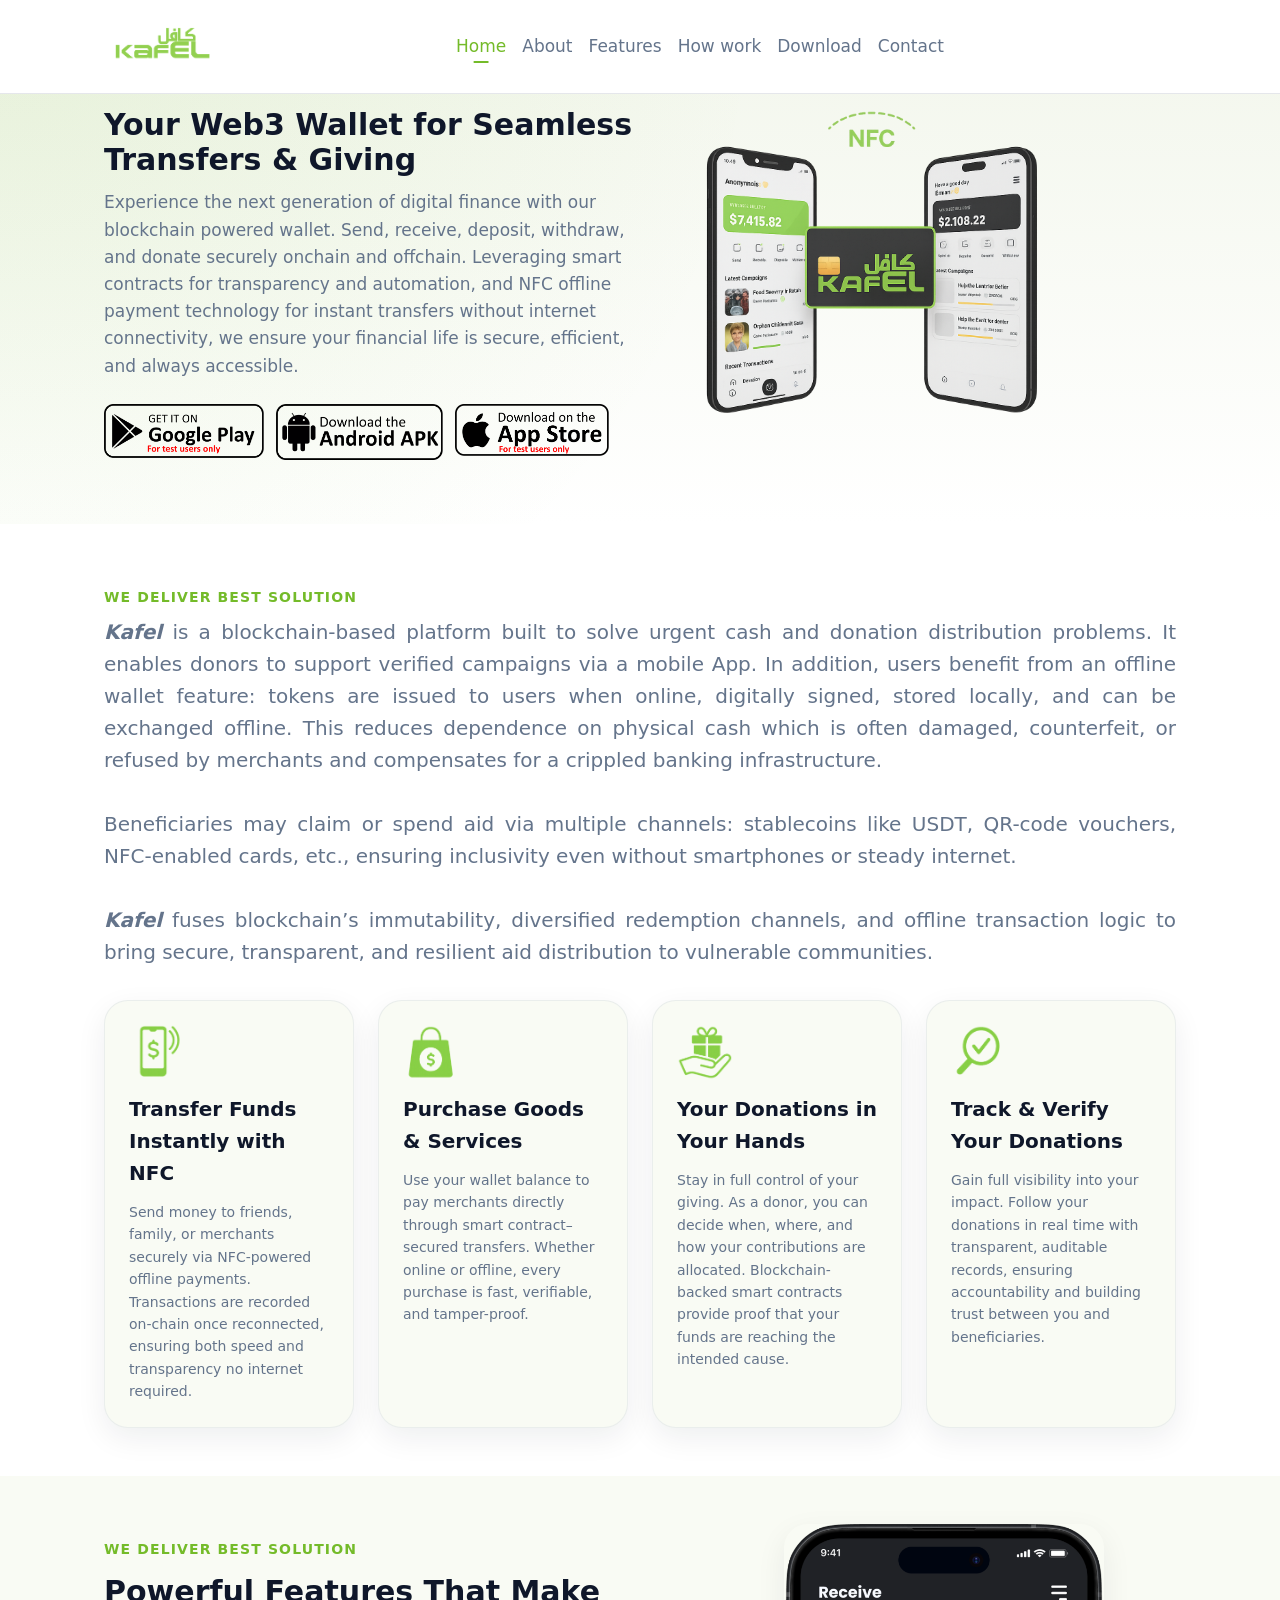
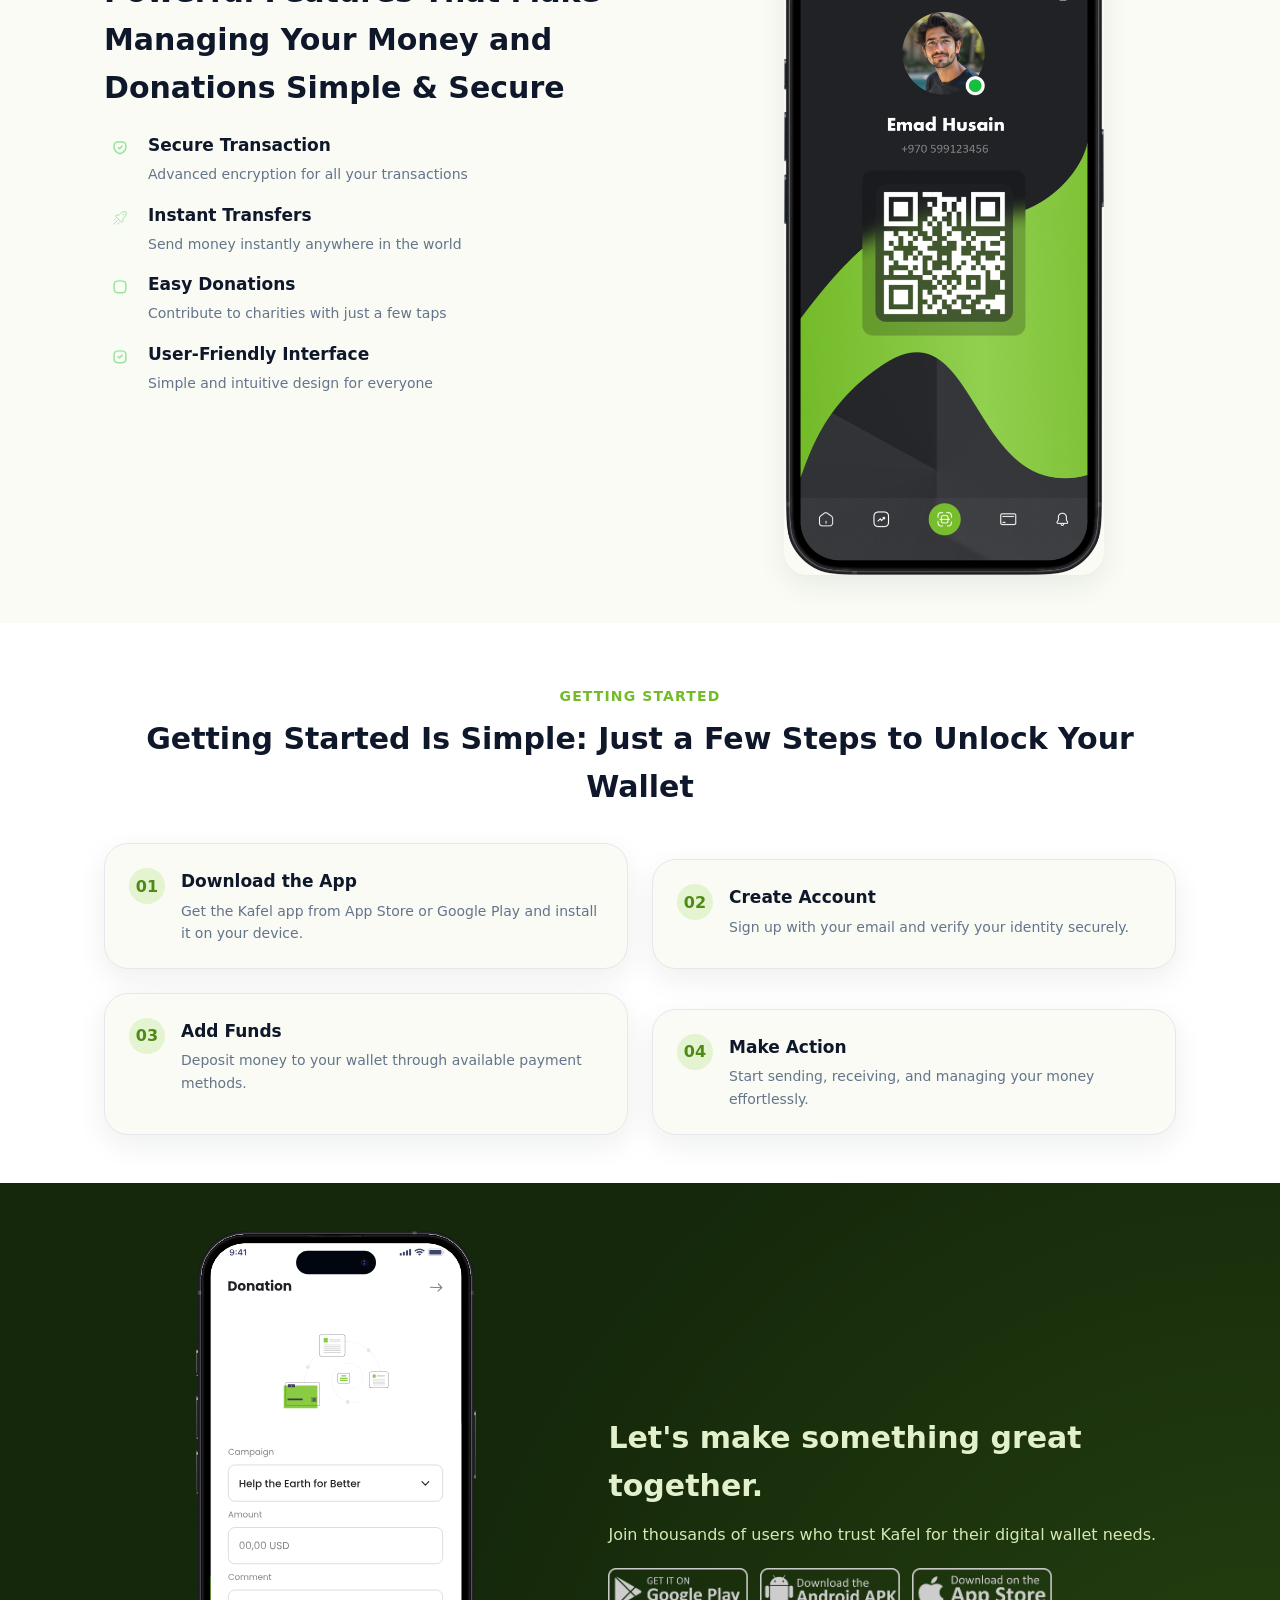
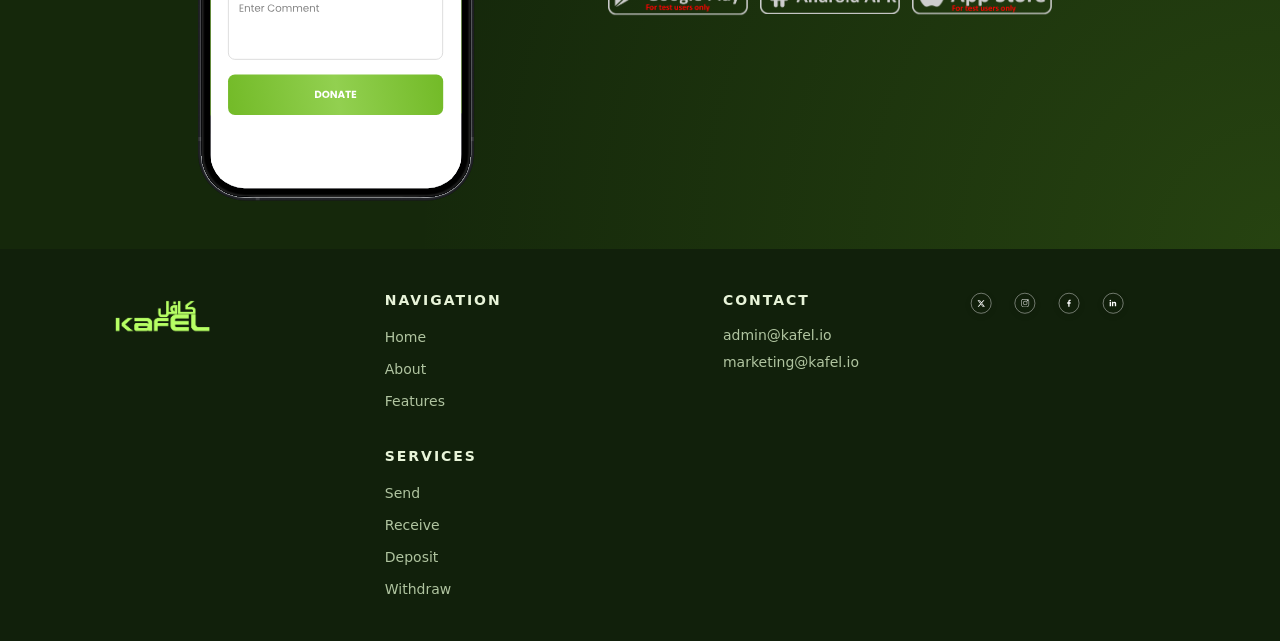
<file: index.html>
<!DOCTYPE html>
<html lang="en" dir="ltr">
<head>
  <meta charset="UTF-8">
  <meta name="viewport" content="width=device-width, initial-scale=1.0">
  <title>Kafel - Your Digital Wallet for Transfers & Giving</title>
  <meta name="description" content="Experience the next generation of digital finance with our blockchain powered wallet. Send, receive, deposit, withdraw, and donate securely onchain and offchain. Leveraging smart contracts for transparency and automation, and NFC offline payment technology for instant transfers without internet connectivity, we ensure your financial life is secure, efficient, and always accessible.">
  
  <!-- Preload critical fonts -->
  <link rel="preload" href="assets/fonts/Roboto-VariableFont_wdth,wght.ttf" as="font" type="font/Roboto" crossorigin>
  <link rel="preload" href="assets/fonts/Roboto-VariableFont_wdth,wght.ttf" as="font" type="font/Roboto" crossorigin>
  <link rel="preload" href="assets/fonts/Roboto-VariableFont_wdth,wght.ttf" as="font" type="font/Roboto" crossorigin>
  
  <link rel="stylesheet" href="styles.css">
  <link rel="icon" href="assets/favicon.ico">

  <!-- Mobile-specific enhancements -->
</head>
<body>
  <!-- Skip to main content link for accessibility -->
  <a href="#main-content" class="skip-link" data-i18n="skip-to-content">Skip to main content</a>

  <!-- Header -->
  <header class="header">
    <div class="container">
      <div class="header__content">
        <!-- Logo -->
        <div class="header__logo">
          <img src="assets/kafel_logo.png" alt="Kafel" width="120" height="32">
        </div>

        <!-- Navigation -->
        <nav class="nav" aria-label="Main navigation">
          <ul class="nav__list">
            <li class="nav__item">
              <a href="#home" class="nav__link nav__link--active" data-i18n="nav-home">Home</a>
            </li>
            <li class="nav__item">
              <a href="#about" class="nav__link" data-i18n="nav-about">About</a>
            </li>
            <li class="nav__item">
              <a href="#features" class="nav__link" data-i18n="nav-features">Features</a>
            </li>
            <li class="nav__item">
              <a href="#how-it-works" class="nav__link" data-i18n="nav-how-it-works">How work</a>
            </li>
            <li class="nav__item">
              <a href="#download" class="nav__link" data-i18n="nav-download">Download</a>
            </li>
            <li class="nav__item">
              <a href="#contact" class="nav__link" data-i18n="nav-contact">Contact</a>
            </li>
          </ul>
        </nav>

        <!-- Controls -->
        <div class="header__controls">
          <!-- Language Selector (optional) -->
          <!--
          <div class="language-selector">
            <select id="language-select" class="language-selector__select" aria-label="Select language">
              <option value="en">EN</option>
              <option value="ar">AR</option>
            </select>
          </div>
          -->

          <!-- Theme Toggle (optional) -->
          <!--
          <button class="theme-toggle" id="theme-toggle" aria-label="Toggle dark mode">
            <span class="theme-toggle__track">
              <span class="theme-toggle__thumb"></span>
            </span>
          </button>
          -->

          <!-- Mobile Menu Button -->
          <button
            class="mobile-menu-toggle"
            id="mobile-menu-toggle"
            aria-label="Toggle mobile menu"
            aria-expanded="false"
          >
            <div class="mobile-menu-toggle__line"></div>
            <div class="mobile-menu-toggle__line"></div>
            <div class="mobile-menu-toggle__line"></div>
          </button>
        </div>
      </div>
    </div>
  </header>

  <!-- Main Content -->
  <main id="main-content">
    <!-- Hero Section -->
    <section class="hero" id="home">
      <div class="container">
        <div class="hero__content">
          <div class="hero__text">
            <p class="hero__subtitle" data-i18n="hero-subtitle">Decentralized Donation Wallet</p>
            <h1 class="hero__title" data-i18n="hero-title">Your Web3 Wallet for Seamless Transfers &amp; Giving</h1>
            <p class="hero__description" data-i18n="hero-description">
              Experience the next generation of digital finance with our blockchain powered wallet. Send, receive,
              deposit, withdraw, and donate securely onchain and offchain. Leveraging smart contracts for transparency
              and automation, and NFC offline payment technology for instant transfers without internet connectivity,
              we ensure your financial life is secure, efficient, and always accessible.
            </p>

            <div class="hero__cta">
              <a href="https://play.google.com/store/apps/details?id=com.kafel.app">
                <img src="assets/store-google-play-logo1.png" alt="Get it on Google Play" height="64">
              </a>
			  <a href="kafel.apk">
                <img src="assets/download-android-apk-badge.png" alt="Download the Android APK" height="64">
              </a>	
              <a href="#">
                <img src="assets/store-apple-logo1.png" alt="Download on the App Store" height="64">
              </a>
            </div>
          </div>

          <div class="hero__visual">
			<img src="assets/hero-phone.png" alt="Kafel app interface showing wallet balance and transaction history" width="350" height="500" class="hero__phone">

            <!--<iframe
              src="https://www.youtube.com/embed/LVLxO0tGuRg?si=vW_wAdN1ljUlaWcd"
              title="Kafel App Overview"
              allow="accelerometer; autoplay; clipboard-write; encrypted-media; gyroscope; picture-in-picture; web-share"
              referrerpolicy="strict-origin-when-cross-origin"
              allowfullscreen
            ></iframe>-->
          </div>
        </div>
      </div>
    </section>

    <!-- Services Section -->
    <section class="services" id="about">
      <div class="container">
        <div class="services__header">
          <p class="services__subtitle" data-i18n="services-subtitle">We Deliver Best Solution</p>

          <div class="">
            <p
              class="service-card__description"
              data-i18n="service-receive-description"
              style="text-align: justify; font-size:20px"
            >
              <b><i>Kafel</i></b> is a blockchain-based platform built to solve urgent cash and donation distribution
              problems. It enables donors to support verified campaigns via a mobile App. In addition, users benefit
              from an offline wallet feature: tokens are issued to users when online, digitally signed, stored locally,
              and can be exchanged offline. This reduces dependence on physical cash which is often damaged,
              counterfeit, or refused by merchants and compensates for a crippled banking infrastructure.
              <br><br>
              Beneficiaries may claim or spend aid via multiple channels: stablecoins like USDT, QR-code vouchers,
              NFC-enabled cards, etc., ensuring inclusivity even without smartphones or steady internet.
              <br><br>
              <b><i>Kafel</i></b> fuses blockchain’s immutability, diversified redemption channels, and offline
              transaction logic to bring secure, transparent, and resilient aid distribution to vulnerable
              communities.
            </p>
          </div>
        </div>

        <div class="services__grid">
          <div class="service-card">
            <div class="service-card__icon">
              <img src="assets/nfc-transfer-icon.png" alt="NFC transfer icon" width="64" height="64">
            </div>
            <h3 class="service-card__title" data-i18n="service-send-title">Transfer Funds Instantly with NFC</h3>
            <p class="service-card__description" data-i18n="service-send-description">
              Send money to friends, family, or merchants securely via NFC-powered offline payments. Transactions are
              recorded on-chain once reconnected, ensuring both speed and transparency no internet required.
            </p>
          </div>

          <div class="service-card">
            <div class="service-card__icon">
              <img src="assets/purchase-goods-icon.png" alt="Purchase goods icon" width="64" height="64">
            </div>
            <h3 class="service-card__title" data-i18n="service-receive-title">Purchase Goods &amp; Services</h3>
            <p class="service-card__description" data-i18n="service-receive-description">
              Use your wallet balance to pay merchants directly through smart contract–secured transfers. Whether
              online or offline, every purchase is fast, verifiable, and tamper-proof.
            </p>
          </div>

          <div class="service-card">
            <div class="service-card__icon">
              <img src="assets/donations-in-your-hands-icon.png" alt="Donations in your hands icon" width="64" height="64">
            </div>
            <h3 class="service-card__title" data-i18n="service-deposit-title">Your Donations in Your Hands</h3>
            <p class="service-card__description" data-i18n="service-deposit-description">
              Stay in full control of your giving. As a donor, you can decide when, where, and how your contributions
              are allocated. Blockchain-backed smart contracts provide proof that your funds are reaching the intended
              cause.
            </p>
          </div>

          <div class="service-card">
            <div class="service-card__icon">
              <img src="assets/track-donations-icon.png" alt="Track donations icon" width="64" height="64">
            </div>
            <h3 class="service-card__title" data-i18n="service-withdraw-title">Track &amp; Verify Your Donations</h3>
            <p class="service-card__description" data-i18n="service-withdraw-description">
              Gain full visibility into your impact. Follow your donations in real time with transparent, auditable
              records, ensuring accountability and building trust between you and beneficiaries.
            </p>
          </div>
        </div>
      </div>
    </section>

    <!-- Features Section -->
    <section class="features" id="features">
      <div class="container">
        <div class="features__content">
          <div class="features__text">
            <p class="features__subtitle" data-i18n="features-subtitle">We Deliver Best Solution</p>
            <h2 class="features__title" data-i18n="features-title">
              Powerful Features That Make Managing Your Money and Donations Simple &amp; Secure
            </h2>

            <div class="features__list">
              <div class="feature-item">
                <div class="feature-item__icon">
                  <img src="assets/secure-icon.svg" alt="Secure icon" width="24" height="24">
                </div>
                <div class="feature-item__content">
                  <h3 class="feature-item__title" data-i18n="feature-secure-title">Secure Transaction</h3>
                  <p class="feature-item__description" data-i18n="feature-secure-description">
                    Advanced encryption for all your transactions
                  </p>
                </div>
              </div>

              <div class="feature-item">
                <div class="feature-item__icon">
                  <img src="assets/instant-icon.svg" alt="Instant icon" width="24" height="24">
                </div>
                <div class="feature-item__content">
                  <h3 class="feature-item__title" data-i18n="feature-instant-title">Instant Transfers</h3>
                  <p class="feature-item__description" data-i18n="feature-instant-description">
                    Send money instantly anywhere in the world
                  </p>
                </div>
              </div>

              <div class="feature-item">
                <div class="feature-item__icon">
                  <img src="assets/donations-icon.svg" alt="Donations icon" width="24" height="24">
                </div>
                <div class="feature-item__content">
                  <h3 class="feature-item__title" data-i18n="feature-donations-title">Easy Donations</h3>
                  <p class="feature-item__description" data-i18n="feature-donations-description">
                    Contribute to charities with just a few taps
                  </p>
                </div>
              </div>

              <div class="feature-item">
                <div class="feature-item__icon">
                  <img src="assets/interface-icon.svg" alt="Interface icon" width="24" height="24">
                </div>
                <div class="feature-item__content">
                  <h3 class="feature-item__title" data-i18n="feature-interface-title">User-Friendly Interface</h3>
                  <p class="feature-item__description" data-i18n="feature-interface-description">
                    Simple and intuitive design for everyone
                  </p>
                </div>
              </div>
            </div>
          </div>

          <div class="features__visual">
            <img
              src="assets/features-phone.png"
              alt="Kafel app showing QR code scanner and transaction interface"
              width="320"
              height="640"
              class="features__phone"
            >
          </div>
        </div>
      </div>
    </section>

    <!-- Getting Started Section -->
    <section class="getting-started" id="how-it-works">
      <div class="container">
        <div class="getting-started__header">
          <p class="getting-started__subtitle" data-i18n="getting-started-subtitle">Getting Started</p>
          <h2 class="getting-started__title" data-i18n="getting-started-title">
            Getting Started Is Simple: Just a Few Steps to Unlock Your Wallet
          </h2>
        </div>

        <div class="getting-started__steps">
          <div class="step upper-step">
            <div class="step__number">01</div>
            <div class="step__content">
              <h3 class="step__title" data-i18n="step-1-title">Download the App</h3>
              <p class="step__description" data-i18n="step-1-description">
                Get the Kafel app from App Store or Google Play and install it on your device.
              </p>
            </div>
          </div>

          <div class="step lower-step">
            <div class="step__number">02</div>
            <div class="step__content">
              <h3 class="step__title" data-i18n="step-2-title">Create Account</h3>
              <p class="step__description" data-i18n="step-2-description">
                Sign up with your email and verify your identity securely.
              </p>
            </div>
          </div>

          <div class="step upper-step">
            <div class="step__number">03</div>
            <div class="step__content">
              <h3 class="step__title" data-i18n="step-3-title">Add Funds</h3>
              <p class="step__description" data-i18n="step-3-description">
                Deposit money to your wallet through available payment methods.
              </p>
            </div>
          </div>

          <div class="step lower-step">
            <div class="step__number">04</div>
            <div class="step__content">
              <h3 class="step__title" data-i18n="step-4-title">Make Action</h3>
              <p class="step__description" data-i18n="step-4-description">
                Start sending, receiving, and managing your money effortlessly.
              </p>
            </div>
          </div>
        </div>
      </div>
    </section>

    <!-- CTA Section -->
    <section class="cta" id="download">
      <div class="container">
        <div class="cta__content">
          <div class="cta__visual">
            <img
              src="assets/cta-phone.svg"
              alt="Kafel app donation interface"
              width="280"
              height="560"
              class="cta__phone"
            >
          </div>

          <div class="cta__text">
            <h2 class="cta__title" data-i18n="cta-title">Let's make something great together.</h2>
            <p class="cta__description" data-i18n="cta-description">
              Join thousands of users who trust Kafel for their digital wallet needs.
            </p>

            <div class="cta__buttons">
              <a href="https://play.google.com/store/apps/details?id=com.kafel.app">
                <img
                  src="assets/store-google-play-logo-white.png"
                  alt="Get it on Google Play"
                  width="140"
                >
              </a>
			  <a href="kafel.apk">
                <img
                  src="assets/download-android-apk-badge-white.png"
                  alt="Get it on Google Play"
                  width="140"
                >
              </a>
              <a href="#">
                <img
                  src="assets/store-apple-logo-white.png"
                  alt="Download on the App Store"
                  width="140"
                >
              </a>
            </div>
          </div>
        </div>
      </div>
    </section>
  </main>

  <!-- Footer -->
  <footer class="footer" id="contact">
    <div class="container">
      <div class="footer__content">
        <div class="footer__brand">
          <img src="assets/kafel_logo.png" alt="Kafel" width="120" class="footer__logo">
        </div>

        <nav class="footer__nav" aria-label="Footer navigation">
          <div class="footer__nav-group">
            <h3 class="footer__nav-title" data-i18n="footer-nav-title">Navigation</h3>
            <ul class="footer__nav-list">
              <li><a href="#home" class="footer__nav-link" data-i18n="nav-home">Home</a></li>
              <li><a href="#about" class="footer__nav-link" data-i18n="nav-about">About</a></li>
              <li><a href="#features" class="footer__nav-link" data-i18n="nav-features">Features</a></li>
            </ul>
          </div>

          <div class="footer__nav-group">
            <h3 class="footer__nav-title" data-i18n="footer-services-title">Services</h3>
            <ul class="footer__nav-list">
              <li><a href="#" class="footer__nav-link" data-i18n="service-send-title">Send</a></li>
              <li><a href="#" class="footer__nav-link" data-i18n="service-receive-title">Receive</a></li>
              <li><a href="#" class="footer__nav-link" data-i18n="service-deposit-title">Deposit</a></li>
              <li><a href="#" class="footer__nav-link" data-i18n="service-withdraw-title">Withdraw</a></li>
            </ul>
          </div>
        </nav>

        <div class="footer__contact">
          <h3 class="footer__contact-title" data-i18n="footer-contact-title">Contact</h3>
          <p class="footer__contact-info">
            <a class="footer__contact-info" href="mailto:admin@kafel.io">
              <span data-i18n="footer-email">admin@kafel.io</span>
            </a>
          </p>
          <p class="footer__contact-info">
            <a class="footer__contact-info" href="mailto:marketing@kafel.io">
              <span data-i18n="footer-email">marketing@kafel.io</span>
            </a>
          </p>
        </div>

        <div class="footer__social">
          <a href="#" class="footer__social-link" aria-label="Follow us on Twitter">
            <img src="assets/twitter-icon.svg" alt="Twitter" width="64" height="64">
          </a>
          <a href="#" class="footer__social-link" aria-label="Follow us on Instagram">
            <img src="assets/instagram-icon.svg" alt="Instagram" width="64" height="64">
          </a>
          <a href="#" class="footer__social-link" aria-label="Follow us on Facebook">
            <img src="assets/facebook-icon.svg" alt="Facebook" width="64" height="64">
          </a>
          <a href="#" class="footer__social-link" aria-label="Follow us on LinkedIn">
            <img src="assets/linkedin-icon.svg" alt="LinkedIn" width="64" height="64">
          </a>
        </div>
      </div>
    </div>
  </footer>

  <script src="app.js"></script>
</body>
</html>
</file>
<file: styles.css>
/* ------------------------------
   Design tokens
------------------------------ */

:root {
  /* Colors (green scheme) */
  --color-page-bg: #f5f7f2;
  --color-surface: #ffffff;
  --color-surface-alt: #f9fbf4;

  --color-primary: #74bb29;          /* main green */
  --color-primary-soft: #e4f4d1;     /* very light green */
  --color-primary-strong: #4f8a16;   /* darker accent green */

  --color-muted: #64748b;
  --color-text-main: #0f172a;

  --color-border-subtle: #e5e7eb;
  --color-border-strong: #cce3a4;

  --color-footer-bg: #11200b;        /* deep green/olive */

  /* Typography */
  --font-family-sans: system-ui, -apple-system, BlinkMacSystemFont, "Segoe UI",
    Roboto, sans-serif;
  --font-size-xs: 0.75rem;
  --font-size-sm: 0.875rem;
  --font-size-base: 1rem;
  --font-size-md: 1.0625rem;
  --font-size-lg: 1.25rem;
  --font-size-xl: 1.5rem;
  --font-size-2xl: 1.875rem;
  --font-size-3xl: 2.25rem;
  --font-size-4xl: 2.75rem;

  /* Layout */
  --container-max-width: 1120px;
  --container-padding: 1.5rem;

  /* Radius */
  --radius-sm: 0.5rem;
  --radius-md: 1rem;
  --radius-lg: 1.5rem;
  --radius-full: 999px;

  /* Shadow */
  --shadow-soft: 0 10px 30px rgba(15, 23, 42, 0.07);

  /* Spacing */
  --spacing-1: 0.25rem;
  --spacing-2: 0.5rem;
  --spacing-3: 0.75rem;
  --spacing-4: 1rem;
  --spacing-5: 1.25rem;
  --spacing-6: 1.5rem;
  --spacing-7: 1.75rem;
  --spacing-8: 2rem;
  --spacing-10: 2.5rem;
  --spacing-12: 3rem;
  --spacing-16: 4rem;
}

/* ------------------------------
   Reset / base
------------------------------ */

*,
*::before,
*::after {
  box-sizing: border-box;
}

html,
body {
  max-width: 100%;
  overflow-x: hidden;
}

html {
  scroll-behavior: smooth;
}

body {
  margin: 0;
  padding: 0;
  font-family: var(--font-family-sans);
  font-size: var(--font-size-base);
  line-height: 1.6;
  color: var(--color-text-main);
  background-color: var(--color-page-bg);
}

/* Make images and video responsive */
img,
video {
  max-inline-size: 100%;
  block-size: auto;
  display: block;
}

a {
  color: inherit;
  text-decoration: none;
}

a:hover {
  text-decoration: underline;
  text-underline-offset: 3px;
}

ul {
  list-style: none;
  margin: 0;
  padding: 0;
}

button {
  font: inherit;
  border: none;
  background: none;
  padding: 0;
  cursor: pointer;
}

/* Focus outline */
:focus-visible {
  outline: 2px solid var(--color-primary);
  outline-offset: 3px;
}

/* Container */
.container {
  max-width: var(--container-max-width);
  width: 100%;
  margin-inline: auto;
  padding-inline: var(--container-padding);
}

/* Skip link */
.skip-link {
  position: absolute;
  left: 50%;
  transform: translateX(-50%);
  top: 0.5rem;
  padding: 0.5rem 1rem;
  background: var(--color-primary);
  color: #fff;
  border-radius: var(--radius-full);
  text-decoration: none;
  z-index: 999;
  opacity: 0;
  pointer-events: none;
}

.skip-link:focus-visible {
  opacity: 1;
  pointer-events: auto;
}

/* ------------------------------
   Header and navigation
------------------------------ */

.header {
  position: fixed;
  width: 100%;
  top: 0;
  z-index: 80;
  background-color: var(--color-surface);
  border-bottom: 1px solid var(--color-border-subtle);
  backdrop-filter: blur(12px);
}

.header__content {
  display: flex;
  align-items: center;
  justify-content: space-between;
  gap: var(--spacing-4);
  padding-block: var(--spacing-4);
}

.header__logo img {
  display: block;
}

/* Desktop nav (default) */
.nav {
  display: flex;
}

.nav__list {
  display: flex;
  align-items: center;
  gap: var(--spacing-4);
}

.nav__link {
  font-size: var(--font-size-md);
  font-weight: 500;
  color: var(--color-muted);
  padding-block: 0.25rem;
  position: relative;
  text-decoration: none;
}

.nav__link::after {
  content: "";
  position: absolute;
  left: 0;
  right: 0;
  bottom: -0.2rem;
  height: 2px;
  border-radius: var(--radius-full);
  background-color: transparent;
  transform-origin: center;
  transform: scaleX(0.3);
  opacity: 0;
  transition:
    background-color 0.2s ease,
    opacity 0.2s ease;
}

.nav__link:hover,
.nav__link:focus-visible {
  color: var(--color-text-main);
}

.nav__link--active {
  color: var(--color-primary);
}

.nav__link--active::after {
  background-color: var(--color-primary);
  opacity: 1;
}

/* Header controls */
.header__controls {
  display: flex;
  align-items: center;
  gap: var(--spacing-3);
}

/* Mobile menu toggle */
.mobile-menu-toggle {
  width: 2.5rem;
  height: 2.5rem;
  /*border-radius: var(--radius-full);*/
  /*border: 1px solid var(--color-border-subtle);*/
  display: none;
  /*align-items: center;*/
  /*justify-content: center;*/
  /*gap: 4px;*/
  /*padding-inline: 0;*/
  background-color: var(--color-surface);
}

.mobile-menu-toggle__line {
  width: 100%;
  height: 5px;
  background-color: black;
  margin: 6px 6px;
}

/* ------------------------------
   Hero section
------------------------------ */

.hero {
  padding-block: var(--spacing-12);
  background:
    radial-gradient(
      circle at top left,
      rgba(116, 187, 41, 0.10),
      transparent 55%
    ),
    linear-gradient(to bottom, #f2f6eb, #ffffff);
}

.hero__content {
  display: flex;
  align-items: center;
  justify-content: space-between;
  gap: var(--spacing-10);
}

.hero__text {
  flex: 1.1;
}

.hero__subtitle {
  font-size: var(--font-size-sm);
  font-weight: 600;
  letter-spacing: 0.08em;
  text-transform: uppercase;
  color: var(--color-primary);
  margin-bottom: var(--spacing-2);
}

.hero__title {
  font-size: var(--font-size-2xl); /*clamp(var(--font-size-3xl), 4vw, var(--font-size-4xl));*/
  line-height: 1.15;
  margin: 0 0 var(--spacing-3);
}

.hero__description {
  margin: 0 0 var(--spacing-6);
  color: var(--color-muted);
  font-size: var(--font-size-md);
}

.hero__cta {
  display: flex;
  flex-wrap: wrap;
  gap: var(--spacing-3);
}

.hero__cta img {
  height: 3.5rem;
}

/* Hero video */
.hero__visual {
  flex: 1;
  max-width: 480px;
}

.hero__visual iframe {
  width: 100%;
  max-width: 100%;
  height: auto;
  aspect-ratio: 16 / 9;
  border-radius: var(--radius-lg);
  border: 0;
  box-shadow: var(--shadow-soft);
}

/* ------------------------------
   Services section
------------------------------ */

.services {
  padding-block: var(--spacing-12);
  background-color: var(--color-surface);
}

.services__header {
  margin-bottom: var(--spacing-8);
}

.services__subtitle {
  font-size: var(--font-size-sm);
  font-weight: 600;
  text-transform: uppercase;
  letter-spacing: 0.08em;
  color: var(--color-primary);
  margin-bottom: var(--spacing-2);
}

.services__grid {
  display: grid;
  gap: var(--spacing-6);
}

/* Service cards */
.service-card {
  background-color: var(--color-surface-alt);
  border-radius: var(--radius-lg);
  padding: var(--spacing-6);
  border: 1px solid rgba(148, 163, 184, 0.15);
  box-shadow: var(--shadow-soft);
  display: flex;
  flex-direction: column;
  gap: var(--spacing-3);
}

.service-card__icon img {
  width: 3.5rem;
  height: 3.5rem;
}

.service-card__title {
  font-size: var(--font-size-lg);
  margin: 0;
}

.service-card__description {
  margin: 0;
  color: var(--color-muted);
  font-size: var(--font-size-sm);
}

/* ------------------------------
   Features section
------------------------------ */

.features {
  padding-block: var(--spacing-12);
  background-color: var(--color-surface-alt);
}

.features__content {
  display: flex;
  align-items: center;
  gap: var(--spacing-10);
}

.features__text {
  flex: 1.1;
}

.features__subtitle {
  font-size: var(--font-size-sm);
  font-weight: 600;
  letter-spacing: 0.08em;
  text-transform: uppercase;
  color: var(--color-primary);
  margin-bottom: var(--spacing-2);
}

.features__title {
  font-size: var(--font-size-2xl);
  margin: 0 0 var(--spacing-5);
}

.features__list {
  display: grid;
  gap: var(--spacing-4);
}

.feature-item {
  display: flex;
  align-items: flex-start;
  gap: var(--spacing-3);
}

.feature-item__icon img {
  width: 2rem;
  height: 2rem;
}

.feature-item__title {
  font-size: var(--font-size-md);
  margin: 0 0 0.25rem;
}

.feature-item__description {
  margin: 0;
  color: var(--color-muted);
  font-size: var(--font-size-sm);
}

.features__visual {
  flex: 0.9;
  display: flex;
  justify-content: center;
}

.features__phone {
  max-width: 320px;
  border-radius: var(--radius-lg);
  box-shadow: var(--shadow-soft);
}

/* ------------------------------
   Getting started section
------------------------------ */

.getting-started {
  padding-block: var(--spacing-12);
  background-color: var(--color-surface);
}

.getting-started__header {
  text-align: center;
  margin-bottom: var(--spacing-8);
}

.getting-started__subtitle {
  font-size: var(--font-size-sm);
  font-weight: 600;
  letter-spacing: 0.08em;
  text-transform: uppercase;
  color: var(--color-primary);
  margin-bottom: var(--spacing-2);
}

.getting-started__title {
  font-size: var(--font-size-2xl);
  margin: 0;
}

.getting-started__steps {
  display: grid;
  gap: var(--spacing-6);
}

/* Step cards */
.step {
  background-color: var(--color-surface-alt);
  border-radius: var(--radius-lg);
  border: 1px solid var(--color-border-subtle);
  padding: var(--spacing-6);
  display: flex;
  align-items: flex-start;
  gap: var(--spacing-4);
  box-shadow: var(--shadow-soft);
}

.step__number {
  width: 2.25rem;
  height: 2.25rem;
  border-radius: var(--radius-full);
  background: var(--color-primary-soft);
  color: var(--color-primary-strong);
  font-weight: 600;
  display: flex;
  align-items: center;
  justify-content: center;
  flex-shrink: 0;
}

.step__title {
  font-size: var(--font-size-md);
  margin: 0 0 0.25rem;
}

.step__description {
  margin: 0;
  color: var(--color-muted);
  font-size: var(--font-size-sm);
}

/* Zigzag effect on large screens */
.upper-step {
  margin-top: 0;
}

.lower-step {
  margin-top: var(--spacing-4);
}

/* ------------------------------
   CTA section
------------------------------ */

.cta {
  padding-block: var(--spacing-12);
  background:
    radial-gradient(
      circle at bottom right,
      rgba(116, 187, 41, 0.18),
      transparent 60%
    ),
    #15280b;
  color: #e2f0cc;
}

.cta__content {
  display: flex;
  align-items: center;
  gap: var(--spacing-10);
}

.cta__visual {
  flex: 0.9;
  display: flex;
  justify-content: center;
}

.cta__phone {
  max-width: 280px;
}

.cta__text {
  flex: 1.1;
}

.cta__title {
  font-size: var(--font-size-2xl);
  margin: 0 0 var(--spacing-3);
}

.cta__description {
  margin: 0 0 var(--spacing-5);
  color: #d7e8b3;
}

.cta__buttons {
  display: flex;
  flex-wrap: wrap;
  gap: var(--spacing-3);
}

.cta__buttons img {
  display: block;
}

/* ------------------------------
   Footer
------------------------------ */

.footer {
  background-color: var(--color-footer-bg);
  color: #b0c4a0;
  padding-block: var(--spacing-10);
}

.footer__content {
  display: grid;
  gap: var(--spacing-8);
  align-items: flex-start;
}

.footer__logo {
  filter: brightness(1.25);
}

.footer__nav {
  display: flex;
  flex-wrap: wrap;
  gap: var(--spacing-8);
}

.footer__nav-group {
  min-width: 150px;
}

.footer__nav-title,
.footer__contact-title {
  font-size: var(--font-size-sm);
  text-transform: uppercase;
  letter-spacing: 0.14em;
  margin: 0 0 var(--spacing-3);
  color: #e8f4d9;
}

.footer__nav-list {
  display: grid;
  gap: 0.4rem;
}

.footer__nav-link {
  font-size: var(--font-size-sm);
  color: #b0c4a0;
  text-decoration: none;
}

.footer__nav-link:hover,
.footer__nav-link:focus-visible {
  color: #e8f4d9;
}

.footer__contact-info {
  margin: 0 0 0.3rem;
  font-size: var(--font-size-sm);
}

.footer__contact-info a {
  text-decoration: none;
}

.footer__contact-info a:hover {
  text-decoration: underline;
}

.footer__social {
  display: flex;
  gap: var(--spacing-3);
}

.footer__social-link img {
  width: 32px;
  height: 32px;
}

/* ------------------------------
   Responsive tweaks
------------------------------ */

/* Tablets and up */
@media (min-width: 768px) {
  .services__grid {
    grid-template-columns: repeat(4, minmax(0, 1fr));
  }

  .features__content {
    align-items: stretch;
  }

  .getting-started__steps {
    grid-template-columns: repeat(2, minmax(0, 1fr));
  }

  .footer__content {
    grid-template-columns: 1.3fr 1.6fr 1.1fr 1.1fr;
  }
}

/* Desktop */
@media (min-width: 1024px) {
  .hero {
    padding-block: var(--spacing-16);
  }

  .hero__description {
    max-width: 34rem;
  }
}

/* Mobile layout + slide-in menu */
@media (max-width: 767px) {
  .header__content {
    padding-block: var(--spacing-3);
  }

  /* Mobile: slide-in nav from the right */
  .nav {
    position: fixed;
    top: 0;
    right: 0;
    bottom: 0;
    width: 260px;
    height: 100vh;
    background-color: var(--color-surface);
    box-shadow: -8px 0 24px rgba(15, 23, 42, 0.2);
    padding: var(--spacing-8) var(--spacing-6);
    display: block;
    transform: translateX(100%);
    transition: transform 0.3s ease;
    z-index: 90;
  }

  .nav__list {
    flex-direction: column;
    align-items: flex-start;
    gap: var(--spacing-4);
  }

  .nav.nav--open {
    transform: translateX(0);
  }

  .mobile-menu-toggle {
    display: inline;
  }

  .hero__content {
    flex-direction: column;
    align-items: flex-start;
    gap: var(--spacing-8);
  }

  .hero__content {
    padding-block: var(--spacing-2);
  }

  .hero__cta img {
    height: 3.25rem;
  }

  .features__content {
    flex-direction: column;
  }

  .features__visual {
    order: -1;
  }

  .cta__content {
    flex-direction: column;
    text-align: left;
  }

  .cta__visual {
    order: -1;
  }

  .getting-started__steps {
    gap: var(--spacing-4);
  }

  .step {
    margin-left: 0;
    padding: var(--spacing-5);
  }

  .upper-step,
  .lower-step {
    margin-top: var(--spacing-3);
    margin-bottom: 0;
  }

  .footer__content {
    grid-template-columns: 1fr;
  }

  .footer__nav {
    flex-direction: column;
  }
}
</file>
